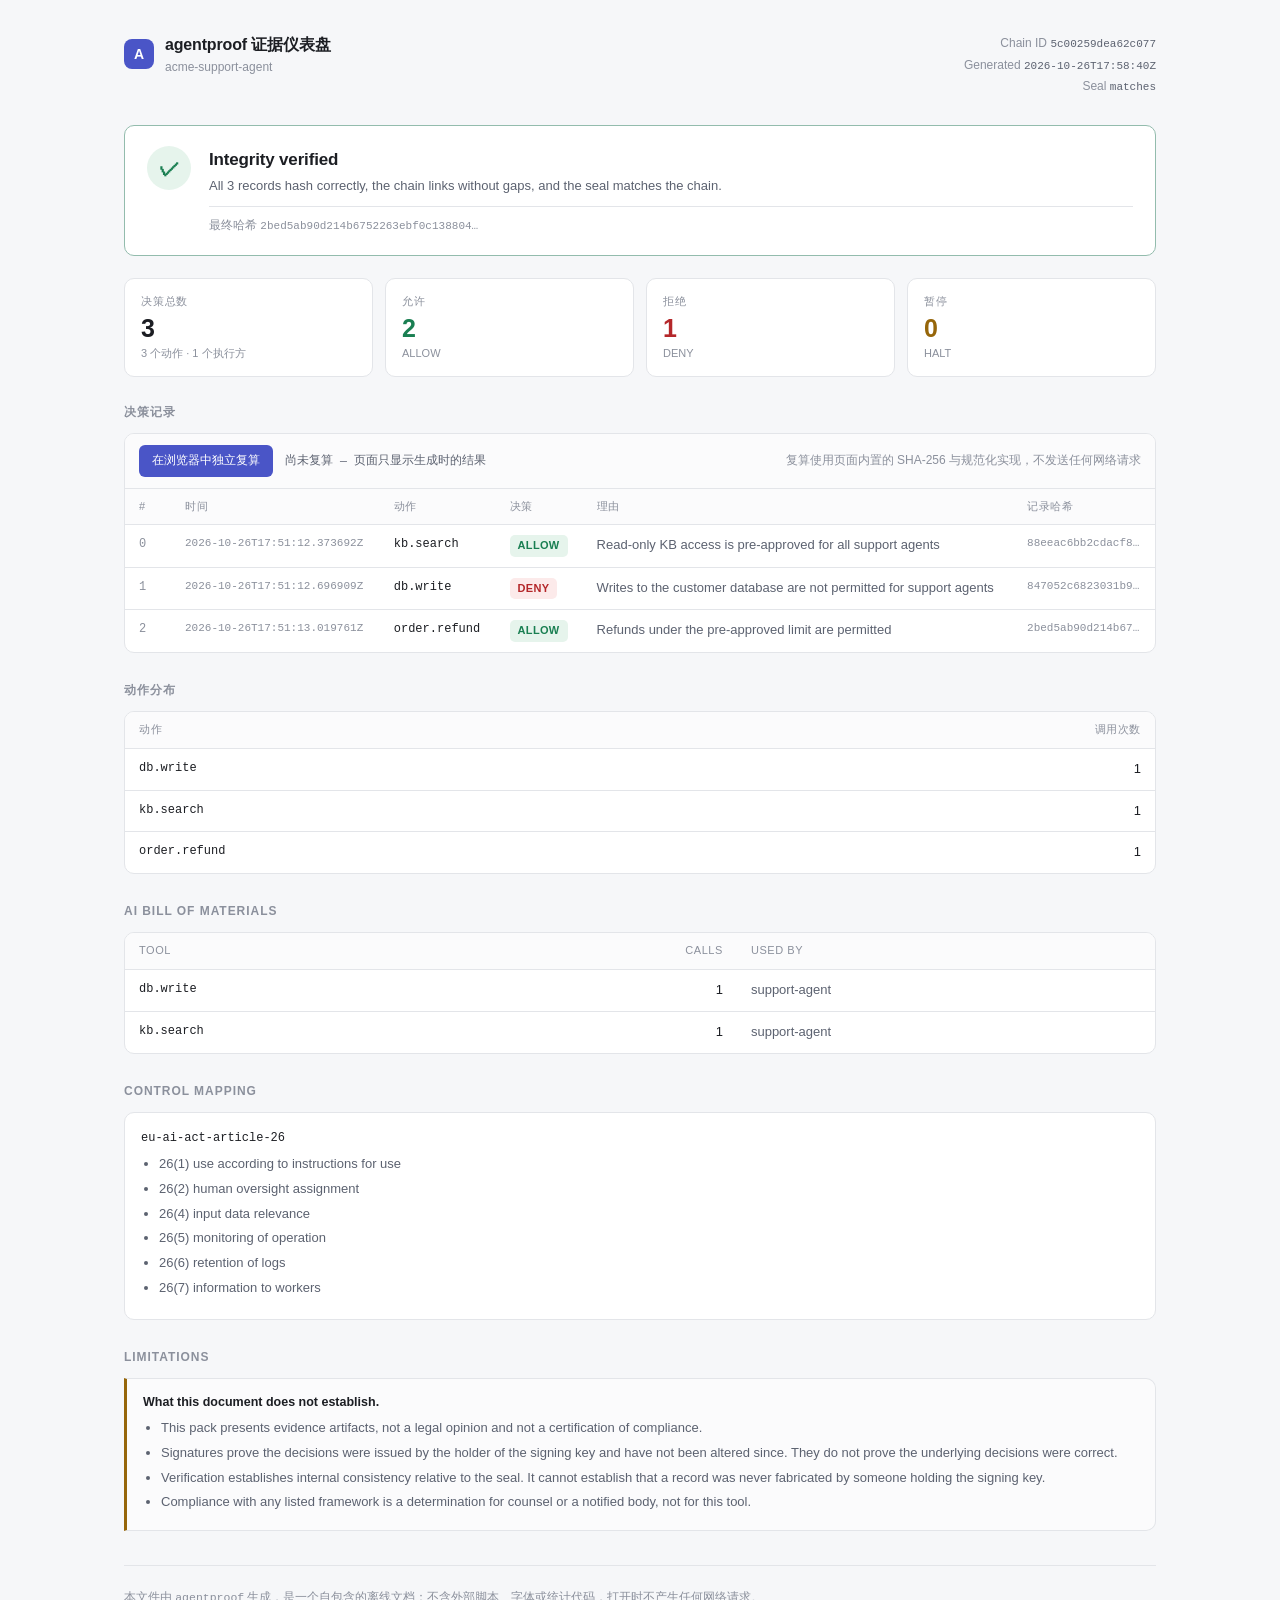
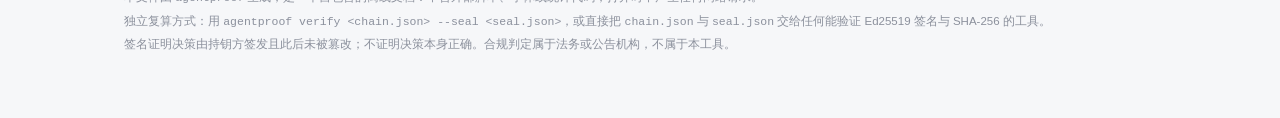
<file: examples/dashboard-demo.html>
<!DOCTYPE html>
<html lang="zh-CN">
<head>
<meta charset="utf-8">
<meta name="viewport" content="width=device-width, initial-scale=1">
<meta name="robots" content="noindex, nofollow">
<title>acme-support-agent 证据仪表盘 — agentproof 证据仪表盘</title>
<style>
:root {
  color-scheme: light dark;
  --bg: #f6f7f9;
  --surface: #ffffff;
  --surface-2: #fbfbfc;
  --border: #e3e5e9;
  --border-strong: #d0d3d9;
  --text: #1c1e23;
  --text-2: #5c6270;
  --text-3: #8b909c;
  --accent: #4a55c7;
  --accent-soft: #eef0fb;
  --allow: #1a7f52;
  --allow-soft: #e6f4ec;
  --deny: #b4272a;
  --deny-soft: #fceaea;
  --halt: #96660a;
  --halt-soft: #fdf3e0;
  --mono: ui-monospace, "SF Mono", "Cascadia Mono", "JetBrains Mono", Menlo, Consolas, monospace;
  --sans: -apple-system, BlinkMacSystemFont, "Segoe UI", "Noto Sans SC", "PingFang SC",
          "Microsoft YaHei", Roboto, Helvetica, Arial, sans-serif;
  --radius: 10px;
}
@media (prefers-color-scheme: dark) {
  :root {
    --bg: #14161a;
    --surface: #1c1f25;
    --surface-2: #21242b;
    --border: #2e323a;
    --border-strong: #3d434e;
    --text: #e8eaed;
    --text-2: #a8aeb9;
    --text-3: #767c88;
    --accent: #8f9bff;
    --accent-soft: #23273a;
    --allow: #52c58c;
    --allow-soft: #16301f;
    --deny: #f28b82;
    --deny-soft: #35191a;
    --halt: #e0b354;
    --halt-soft: #33260f;
  }
}
* { box-sizing: border-box; }
html { -webkit-text-size-adjust: 100%; }
body {
  margin: 0;
  background: var(--bg);
  color: var(--text);
  font-family: var(--sans);
  font-size: 14px;
  line-height: 1.6;
}
.wrap { max-width: 1080px; margin: 0 auto; padding: 32px 24px 64px; }

header.top {
  display: flex; justify-content: space-between; align-items: flex-start;
  gap: 24px; flex-wrap: wrap; margin-bottom: 28px;
}
.brand { display: flex; align-items: center; gap: 11px; }
.mark {
  width: 30px; height: 30px; border-radius: 8px; flex: none;
  background: var(--accent); color: #fff;
  display: grid; place-items: center; font-weight: 700; font-size: 14px;
}
.brand h1 { margin: 0; font-size: 16px; font-weight: 600; letter-spacing: -0.01em; }
.brand p { margin: 0; font-size: 12px; color: var(--text-3); }
.head-meta { text-align: right; font-size: 12px; color: var(--text-3); }
.head-meta div { margin-top: 2px; }
.head-meta code { font-family: var(--mono); font-size: 11px; color: var(--text-2); }

.verdict {
  border: 1px solid var(--border); border-radius: var(--radius);
  background: var(--surface); padding: 20px 22px; margin-bottom: 22px;
  display: flex; gap: 18px; align-items: flex-start;
}
.verdict.pass { border-color: color-mix(in srgb, var(--allow) 40%, var(--border)); }
.verdict.fail { border-color: color-mix(in srgb, var(--deny) 45%, var(--border)); }
.verdict.unknown { border-color: color-mix(in srgb, var(--halt) 40%, var(--border)); }
.seal-dot {
  width: 44px; height: 44px; border-radius: 50%; flex: none;
  display: grid; place-items: center; font-size: 21px; font-weight: 700;
}
.verdict.pass .seal-dot { background: var(--allow-soft); color: var(--allow); }
.verdict.fail .seal-dot { background: var(--deny-soft); color: var(--deny); }
.verdict.unknown .seal-dot { background: var(--halt-soft); color: var(--halt); }
.verdict h2 { margin: 0 0 3px; font-size: 17px; font-weight: 600; letter-spacing: -0.01em; }
.verdict p { margin: 0; font-size: 13px; color: var(--text-2); }
.verdict .detail {
  margin-top: 9px; padding-top: 9px; border-top: 1px solid var(--border);
  font-size: 12px; color: var(--text-3);
}
.verdict .detail code { font-family: var(--mono); font-size: 11px; }

.metrics { display: grid; grid-template-columns: repeat(auto-fit, minmax(132px, 1fr)); gap: 12px; margin-bottom: 26px; }
.metric { background: var(--surface); border: 1px solid var(--border); border-radius: var(--radius); padding: 14px 16px; }
.metric .label { font-size: 11px; text-transform: uppercase; letter-spacing: 0.07em; color: var(--text-3); }
.metric .value { font-size: 25px; font-weight: 600; letter-spacing: -0.02em; margin-top: 3px; line-height: 1.15; }
.metric .value.allow { color: var(--allow); }
.metric .value.deny { color: var(--deny); }
.metric .value.halt { color: var(--halt); }
.metric .sub { font-size: 11px; color: var(--text-3); margin-top: 2px; }

section { margin-bottom: 28px; }
section > h3 {
  margin: 0 0 11px; font-size: 12px; font-weight: 600;
  text-transform: uppercase; letter-spacing: 0.08em; color: var(--text-3);
}
.panel { background: var(--surface); border: 1px solid var(--border); border-radius: var(--radius); overflow: hidden; }

table { width: 100%; border-collapse: collapse; font-size: 13px; }
thead th {
  text-align: left; font-weight: 500; font-size: 11px; letter-spacing: 0.05em;
  text-transform: uppercase; color: var(--text-3);
  padding: 9px 14px; border-bottom: 1px solid var(--border); background: var(--surface-2);
  white-space: nowrap;
}
tbody td { padding: 10px 14px; border-bottom: 1px solid var(--border); vertical-align: top; }
tbody tr:last-child td { border-bottom: none; }
tbody tr:hover { background: var(--surface-2); }
td.seq { font-family: var(--mono); font-size: 12px; color: var(--text-3); width: 46px; }
td.hash { font-family: var(--mono); font-size: 11px; color: var(--text-3); }
td.ts { font-family: var(--mono); font-size: 11px; color: var(--text-3); white-space: nowrap; }
td.reason { color: var(--text-2); }

.badge {
  display: inline-block; padding: 2px 8px; border-radius: 5px;
  font-size: 11px; font-weight: 600; letter-spacing: 0.03em; white-space: nowrap;
}
.badge.allow { background: var(--allow-soft); color: var(--allow); }
.badge.deny { background: var(--deny-soft); color: var(--deny); }
.badge.halt { background: var(--halt-soft); color: var(--halt); }
.badge.plain { background: var(--surface-2); color: var(--text-2); border: 1px solid var(--border); }
.action { font-family: var(--mono); font-size: 12px; }

ul.plain { margin: 0; padding-left: 18px; }
ul.plain li { margin: 4px 0; color: var(--text-2); font-size: 13px; }
ul.plain li code, .mono { font-family: var(--mono); font-size: 11.5px; }

.grid2 { display: grid; grid-template-columns: 1fr 1fr; gap: 14px; }
@media (max-width: 760px) { .grid2 { grid-template-columns: 1fr; } }

.note {
  background: var(--surface-2); border: 1px solid var(--border);
  border-left: 3px solid var(--border-strong);
  border-radius: 0 var(--radius) var(--radius) 0; padding: 13px 16px;
  font-size: 12.5px; color: var(--text-2);
}
.note strong { color: var(--text); font-weight: 600; }
.note.limitation { border-left-color: var(--halt); }

.verifybar {
  display: flex; align-items: center; gap: 12px; flex-wrap: wrap;
  padding: 11px 14px; background: var(--surface-2); border-bottom: 1px solid var(--border);
  font-size: 12px; color: var(--text-2);
}
button.run {
  font: inherit; font-size: 12px; font-weight: 500;
  background: var(--accent); color: #fff; border: none;
  padding: 6px 13px; border-radius: 6px; cursor: pointer;
}
button.run:hover { filter: brightness(1.08); }
button.run:active { transform: translateY(0.5px); }
.verifybar .status { font-family: var(--mono); font-size: 11.5px; }
.verifybar .status.ok { color: var(--allow); }
.verifybar .status.bad { color: var(--deny); }
.spin { display: inline-block; animation: spin 0.9s linear infinite; }
@keyframes spin { to { transform: rotate(360deg); } }
@media (prefers-reduced-motion: reduce) { .spin { animation: none; } }

.problems { padding: 12px 16px; font-size: 12.5px; }
.problems li { color: var(--deny); margin: 3px 0; }

footer {
  margin-top: 34px; padding-top: 18px; border-top: 1px solid var(--border);
  font-size: 11.5px; color: var(--text-3);
}
footer p { margin: 4px 0; }
footer code { font-family: var(--mono); }

@media print {
  :root { --bg: #fff; --surface: #fff; --surface-2: #f7f7f8; --text: #000; --text-2: #333; --text-3: #666; --border: #ccc; }
  body { font-size: 11px; }
  .wrap { max-width: none; padding: 0; }
  button.run, .no-print { display: none !important; }
  section { break-inside: avoid; }
  .panel { border: 1px solid #ccc; }
  .verdict { border-width: 2px; }
  a[href]:after { content: ""; }
}
</style>
</head>
<body>
<div class="wrap">

<header class="top">
  <div class="brand">
    <div class="mark">A</div>
    <div>
      <h1>agentproof 证据仪表盘</h1>
      <p>acme-support-agent</p>
    </div>
  </div>
  <div class="head-meta">
    <div>Chain ID <code>5c00259dea62c077</code></div>
    <div>Generated <code>2026-10-26T17:58:40Z</code></div>
    <div>Seal <code>matches</code></div>
  </div>
</header>

<div class="verdict pass">
  <div class="seal-dot">✓</div>
  <div style="flex:1;min-width:0">
    <h2>Integrity verified</h2>
    <p>All 3 records hash correctly, the chain links without gaps, and the seal matches the chain.</p>
    <div class="detail">
      最终哈希 <code>2bed5ab90d214b6752263ebf0c138804…</code>
    </div>
  </div>
</div>

<div class="metrics">
  <div class="metric">
    <div class="label">决策总数</div>
    <div class="value">3</div>
    <div class="sub">3 个动作 · 1 个执行方</div>
  </div>
  <div class="metric">
    <div class="label">允许</div>
    <div class="value allow">2</div>
    <div class="sub">ALLOW</div>
  </div>
  <div class="metric">
    <div class="label">拒绝</div>
    <div class="value deny">1</div>
    <div class="sub">DENY</div>
  </div>
  <div class="metric">
    <div class="label">暂停</div>
    <div class="value halt">0</div>
    <div class="sub">HALT</div>
  </div>
</div>

<section>
  <h3>决策记录</h3>
  <div class="panel">
    <div class="verifybar">
      <button class="run" id="run-verify">在浏览器中独立复算</button>
      <span class="status" id="verify-status">尚未复算 — 页面只显示生成时的结果</span>
      <span class="no-print" style="margin-left:auto;color:var(--text-3)">
        复算使用页面内置的 SHA-256 与规范化实现，不发送任何网络请求
      </span>
    </div>

    <table>
      <thead>
        <tr>
          <th>#</th><th>时间</th><th>动作</th><th>决策</th><th>理由</th><th>记录哈希</th>
        </tr>
      </thead>
      <tbody>
      <tr>
        <td class="seq">0</td>
        <td class="ts">2026-10-26T17:51:12.373692Z</td>
        <td class="action">kb.search</td>
        <td><span class="badge allow">ALLOW</span></td>
        <td class="reason">Read-only KB access is pre-approved for all support agents</td>
        <td class="hash">88eeac6bb2cdacf8…</td>
      </tr>
      <tr>
        <td class="seq">1</td>
        <td class="ts">2026-10-26T17:51:12.696909Z</td>
        <td class="action">db.write</td>
        <td><span class="badge deny">DENY</span></td>
        <td class="reason">Writes to the customer database are not permitted for support agents</td>
        <td class="hash">847052c6823031b9…</td>
      </tr>
      <tr>
        <td class="seq">2</td>
        <td class="ts">2026-10-26T17:51:13.019761Z</td>
        <td class="action">order.refund</td>
        <td><span class="badge allow">ALLOW</span></td>
        <td class="reason">Refunds under the pre-approved limit are permitted</td>
        <td class="hash">2bed5ab90d214b67…</td>
      </tr>
      </tbody>
    </table>
  </div>
</section>

<section>
  <h3>动作分布</h3>
  <div class="panel">
    <table>
      <thead><tr><th>动作</th><th style="text-align:right">调用次数</th></tr></thead>
      <tbody>
      <tr>
        <td class="action">db.write</td>
        <td style="text-align:right">1</td>
      </tr>
      <tr>
        <td class="action">kb.search</td>
        <td style="text-align:right">1</td>
      </tr>
      <tr>
        <td class="action">order.refund</td>
        <td style="text-align:right">1</td>
      </tr>
      </tbody>
    </table>
  </div>
</section>

  <section>
    <h3>AI Bill of Materials</h3>
    <div class="panel">
      <table>
        <thead><tr><th>Tool</th><th style="text-align:right">Calls</th><th>Used by</th></tr></thead>
        <tbody>
        <tr>
          <td class="action">db.write</td>
          <td style="text-align:right">1</td>
          <td class="reason">support-agent</td>
        </tr>
        <tr>
          <td class="action">kb.search</td>
          <td style="text-align:right">1</td>
          <td class="reason">support-agent</td>
        </tr>
        </tbody>
      </table>
    </div>
  </section>
  <section>
    <h3>Control mapping</h3>
    <div class="panel grid2" style="padding:16px">
      <div>
        <p style="margin:0 0 6px;font-family:var(--mono);font-size:12px">eu-ai-act-article-26</p>
        <ul class="plain">
        <li>26(1) use according to instructions for use</li>
        <li>26(2) human oversight assignment</li>
        <li>26(4) input data relevance</li>
        <li>26(5) monitoring of operation</li>
        <li>26(6) retention of logs</li>
        <li>26(7) information to workers</li>
        </ul>
      </div>
    </div>
  </section>
  <section>
    <h3>Limitations</h3>
    <div class="note limitation">
      <p style="margin:0 0 6px"><strong>What this document does not establish.</strong></p>
      <ul class="plain" style="margin:0">
      <li>This pack presents evidence artifacts, not a legal opinion and not a certification of compliance.</li>
      <li>Signatures prove the decisions were issued by the holder of the signing key and have not been altered since. They do not prove the underlying decisions were correct.</li>
      <li>Verification establishes internal consistency relative to the seal. It cannot establish that a record was never fabricated by someone holding the signing key.</li>
      <li>Compliance with any listed framework is a determination for counsel or a notified body, not for this tool.</li>
      </ul>
    </div>
  </section>

<footer>
  <p>本文件由 <code>agentproof</code> 生成，是一个自包含的离线文档：不含外部脚本、字体或统计代码，打开时不产生任何网络请求。</p>
  <p>独立复算方式：用 <code>agentproof verify &lt;chain.json&gt; --seal &lt;seal.json&gt;</code>，或直接把 <code>chain.json</code> 与 <code>seal.json</code> 交给任何能验证 Ed25519 签名与 SHA-256 的工具。</p>
  <p>签名证明决策由持钥方签发且此后未被篡改；不证明决策本身正确。合规判定属于法务或公告机构，不属于本工具。</p>
</footer>

</div>

<script id="payload" type="application/json">{"_meta": {"generated_at": "2026-10-26T17:58:40Z", "tool": "agentproof"}, "chain_id": "5c00259dea62c077", "format": "agentproof-chain-v1", "public_key": "8b9746da03b8079b23f14abb35bbf85fe45e17d7372d718c1f9fed85d2c4390b", "records": [{"action": "kb.search", "actor": "support-agent", "canonical_b64": "[base64]", "context": {"scopes": ["kb:read"], "session": "s-42"}, "decision": "ALLOW", "format": "canon-v1", "inputs_digest": "id-001", "issued_at": "2026-10-26T17:51:12.373692Z", "nonce": "ae74c6f590f647fab033ab0eded63b56", "policy_digest": "pd-v3", "policy_id": "acme-support-v3", "prev_hash": "", "reason": "Read-only KB access is pre-approved for all support agents", "record_hash": "88eeac6bb2cdacf8b1455701da3f42454789423ab119c82bdf2c7a3e428b0576", "seq": 0, "signature": "edd2ec3cda0a8e76896eac7633d098ce351c53bd78c154b022444ed42fa61427885b554240fe1a94083104cc44df49815bb1b1873cf14954bc81d6b40ad68908"}, {"action": "db.write", "actor": "support-agent", "canonical_b64": "[base64]", "context": {"scopes": ["db:read"], "session": "s-42"}, "decision": "DENY", "format": "canon-v1", "inputs_digest": "id-002", "issued_at": "2026-10-26T17:51:12.696909Z", "nonce": "2737164cda264e51922b957dddd6bec2", "policy_digest": "pd-v3", "policy_id": "acme-support-v3", "prev_hash": "88eeac6bb2cdacf8b1455701da3f42454789423ab119c82bdf2c7a3e428b0576", "reason": "Writes to the customer database are not permitted for support agents", "record_hash": "847052c6823031b99cad29cb93c3ba07090a699f33894fedeae1a280056e58f0", "seq": 1, "signature": "545b565e42aec74445a164f5d9d5707b69fe29a133c79e4f6ded9a747e7247015e25ad9ee3dffb1d58fe0f3b960caf6051072488b9d1670cab0a868fcdfed906"}, {"action": "order.refund", "actor": "support-agent", "canonical_b64": "[base64]", "context": {"scopes": ["orders:write"], "session": "s-42"}, "decision": "ALLOW", "format": "canon-v1", "inputs_digest": "id-003", "issued_at": "2026-10-26T17:51:13.019761Z", "nonce": "b1ce779d64ce4d36af4f962fa81f4736", "policy_digest": "pd-v3", "policy_id": "acme-support-v3", "prev_hash": "847052c6823031b99cad29cb93c3ba07090a699f33894fedeae1a280056e58f0", "reason": "Refunds under the pre-approved limit are permitted", "record_hash": "2bed5ab90d214b6752263ebf0c138804f4270d779fd50bd61500a6a63331816d", "seq": 2, "signature": "a8658783e12a4ba862b4532773c26bbe9528cdb2255a865cb626084d0a3cae4e0e542c47b60827de93bdf16aa87f1b7a214f6615480c9ba4a56d112664047b02"}], "seal": {"chain_id": "5c00259dea62c077", "final_hash": "2bed5ab90d214b6752263ebf0c138804f4270d779fd50bd61500a6a63331816d", "record_count": 3, "seal_hash": "813cc00ff2f131399c63b402db0733b0f5f0454967ed63c1b877566834215efe", "sealed_at": "2026-10-26T17:51:13.344026Z", "signature": "edc4987be690cf6c17f7677f00703d4ad71c339692cd363f68d42c779f466e208df627d172df249735234faab9a42edcd23cd4ba7222d068956fed8a7ccf0507"}, "subject": "acme-support-agent"}</script>
<script>

// ---------------------------------------------------------------------------
// Canonical JSON — must match agentproof.core.canonical exactly.
// ---------------------------------------------------------------------------
function canonSort(a, b) {
  // Python sorts str by Unicode code point; JS default sort uses UTF-16 code
  // units. These agree for everything in the BMP and differ only for
  // astral-plane characters, which cannot appear in a receipt body.
  if (a === b) return 0;
  return a < b ? -1 : 1;
}

function canonicalize(value) {
  if (value === null) return null;
  if (typeof value === 'boolean') return value;
  if (typeof value === 'number') {
    if (!Number.isFinite(value)) throw new Error('non-finite number');
    return value;
  }
  if (typeof value === 'string') return value;
  if (Array.isArray(value)) return value.map(canonicalize);
  if (typeof value === 'object') {
    var out = {};
    var keys = Object.keys(value).sort(canonSort);
    for (var i = 0; i < keys.length; i++) {
      out[keys[i]] = canonicalize(value[keys[i]]);
    }
    return out;
  }
  throw new Error('unsupported type: ' + typeof value);
}

function canonicalJson(value) {
  return JSON.stringify(canonicalize(value));
}

// ---------------------------------------------------------------------------
// SHA-256 (FIPS 180-4), UTF-8 input, lowercase hex output.
// ---------------------------------------------------------------------------
var SHA_K = [
  0x428a2f98,0x71374491,0xb5c0fbcf,0xe9b5dba5,0x3956c25b,0x59f111f1,0x923f82a4,0xab1c5ed5,
  0xd807aa98,0x12835b01,0x243185be,0x550c7dc3,0x72be5d74,0x80deb1fe,0x9bdc06a7,0xc19bf174,
  0xe49b69c1,0xefbe4786,0x0fc19dc6,0x240ca1cc,0x2de92c6f,0x4a7484aa,0x5cb0a9dc,0x76f988da,
  0x983e5152,0xa831c66d,0xb00327c8,0xbf597fc7,0xc6e00bf3,0xd5a79147,0x06ca6351,0x14292967,
  0x27b70a85,0x2e1b2138,0x4d2c6dfc,0x53380d13,0x650a7354,0x766a0abb,0x81c2c92e,0x92722c85,
  0xa2bfe8a1,0xa81a664b,0xc24b8b70,0xc76c51a3,0xd192e819,0xd6990624,0xf40e3585,0x106aa070,
  0x19a4c116,0x1e376c08,0x2748774c,0x34b0bcb5,0x391c0cb3,0x4ed8aa4a,0x5b9cca4f,0x682e6ff3,
  0x748f82ee,0x78a5636f,0x84c87814,0x8cc70208,0x90befffa,0xa4506ceb,0xbef9a3f7,0xc67178f2
];

function utf8Bytes(str) {
  var out = [];
  for (var i = 0; i < str.length; i++) {
    var c = str.charCodeAt(i);
    if (c < 0x80) {
      out.push(c);
    } else if (c < 0x800) {
      out.push(0xc0 | (c >> 6), 0x80 | (c & 0x3f));
    } else if (c >= 0xd800 && c <= 0xdbff && i + 1 < str.length) {
      var c2 = str.charCodeAt(i + 1);
      var cp = 0x10000 + ((c - 0xd800) << 10) + (c2 - 0xdc00);
      out.push(0xf0 | (cp >> 18), 0x80 | ((cp >> 12) & 0x3f), 0x80 | ((cp >> 6) & 0x3f), 0x80 | (cp & 0x3f));
      i++;
    } else {
      out.push(0xe0 | (c >> 12), 0x80 | ((c >> 6) & 0x3f), 0x80 | (c & 0x3f));
    }
  }
  return out;
}

function sha256Hex(text) {
  var bytes = utf8Bytes(text);
  var bitLen = bytes.length * 8;
  bytes.push(0x80);
  while (bytes.length % 64 !== 56) bytes.push(0);
  // 64-bit big-endian length; JS numbers are safe to 2^53 so we split it.
  var hi = Math.floor(bitLen / 0x100000000);
  var lo = bitLen >>> 0;
  bytes.push((hi >>> 24) & 0xff, (hi >>> 16) & 0xff, (hi >>> 8) & 0xff, hi & 0xff);
  bytes.push((lo >>> 24) & 0xff, (lo >>> 16) & 0xff, (lo >>> 8) & 0xff, lo & 0xff);

  var h = [0x6a09e667, 0xbb67ae85, 0x3c6ef372, 0xa54ff53a,
           0x510e527f, 0x9b05688c, 0x1f83d9ab, 0x5be0cd19];
  var w = new Array(64);

  for (var off = 0; off < bytes.length; off += 64) {
    for (var t = 0; t < 16; t++) {
      w[t] = (bytes[off + t * 4] << 24) | (bytes[off + t * 4 + 1] << 16) |
             (bytes[off + t * 4 + 2] << 8) | bytes[off + t * 4 + 3];
    }
    for (var t2 = 16; t2 < 64; t2++) {
      var s0 = (rotr(w[t2 - 15], 7) ^ rotr(w[t2 - 15], 18) ^ (w[t2 - 15] >>> 3)) >>> 0;
      var s1 = (rotr(w[t2 - 2], 17) ^ rotr(w[t2 - 2], 19) ^ (w[t2 - 2] >>> 10)) >>> 0;
      w[t2] = (w[t2 - 16] + s0 + w[t2 - 7] + s1) >>> 0;
    }

    var a = h[0], b = h[1], c = h[2], d = h[3], e = h[4], f = h[5], g = h[6], hh = h[7];

    for (var i = 0; i < 64; i++) {
      var S1 = (rotr(e, 6) ^ rotr(e, 11) ^ rotr(e, 25)) >>> 0;
      var ch = ((e & f) ^ (~e & g)) >>> 0;
      var temp1 = (hh + S1 + ch + SHA_K[i] + w[i]) >>> 0;
      var S0 = (rotr(a, 2) ^ rotr(a, 13) ^ rotr(a, 22)) >>> 0;
      var maj = ((a & b) ^ (a & c) ^ (b & c)) >>> 0;
      var temp2 = (S0 + maj) >>> 0;

      hh = g; g = f; f = e;
      e = (d + temp1) >>> 0;
      d = c; c = b; b = a;
      a = (temp1 + temp2) >>> 0;
    }

    h[0] = (h[0] + a) >>> 0; h[1] = (h[1] + b) >>> 0;
    h[2] = (h[2] + c) >>> 0; h[3] = (h[3] + d) >>> 0;
    h[4] = (h[4] + e) >>> 0; h[5] = (h[5] + f) >>> 0;
    h[6] = (h[6] + g) >>> 0; h[7] = (h[7] + hh) >>> 0;
  }

  var hex = '';
  for (var k = 0; k < 8; k++) {
    hex += ('00000000' + h[k].toString(16)).slice(-8);
  }
  return hex;
}

function rotr(x, n) {
  return ((x >>> n) | (x << (32 - n))) >>> 0;
}

// ---------------------------------------------------------------------------
// Verification
// ---------------------------------------------------------------------------
function verifyChain(data) {
  var results = [];
  var problems = [];
  var prev = '';
  var records = data.records || [];

  for (var i = 0; i < records.length; i++) {
    var r = records[i];
    var row = { seq: r.seq, ok: true, issues: [] };

    // 1. The body is exactly what the Python side hashed. Rebuild it from
    //    the record's own fields, minus the derived hash and signature.
    var body = {
      format: r.format,
      seq: r.seq,
      nonce: r.nonce,
      issued_at: r.issued_at,
      actor: r.actor,
      action: r.action,
      decision: r.decision,
      reason: r.reason,
      policy_id: r.policy_id,
      policy_digest: r.policy_digest,
      inputs_digest: r.inputs_digest,
      context: r.context || {},
      prev_hash: r.prev_hash
    };

    // 2. Cross-implementation check: does our canonical form match the
    //    bytes the Python side actually hashed?
    var myCanonical = canonicalJson(body);
    if (r.canonical_b64 && r.canonical_b64 !== b64Encode(myCanonical)) {
      row.ok = false;
      row.issues.push('canonical form differs from the Python implementation');
      problems.push('seq ' + r.seq + ': canonicalization differs between implementations');
    }

    // 3. Recompute the record hash.
    var myHash = sha256Hex(myCanonical);
    if (myHash !== r.record_hash) {
      row.ok = false;
      row.issues.push('recomputed hash does not match');
      problems.push('seq ' + r.seq + ': recomputed hash does not match the stored hash');
    }
    row.recomputed_hash = myHash;

    // 4. Chain linkage.
    if (r.prev_hash !== prev) {
      row.ok = false;
      row.issues.push('chain link broken');
      problems.push('seq ' + r.seq + ': prev_hash does not match the previous record');
    }
    prev = r.record_hash;

    // 5. Sequence continuity.
    if (r.seq !== i) {
      row.ok = false;
      row.issues.push('sequence number is out of order');
      problems.push('record #' + i + ' has seq ' + r.seq + '; a record was inserted or removed');
    }

    results.push(row);
  }

  // 6. Seal check.
  var sealState = 'absent';
  if (data.seal) {
    var sealBody = {
      chain_id: data.seal.chain_id,
      sealed_at: data.seal.sealed_at,
      record_count: data.seal.record_count,
      final_hash: data.seal.final_hash
    };
    var mySealHash = sha256Hex(canonicalJson(sealBody));
    var sealOk = mySealHash === data.seal.seal_hash;
    if (!sealOk) {
      problems.push('the seal does not match its own contents');
    }
    if (data.seal.record_count !== records.length) {
      sealOk = false;
      problems.push('the seal covers ' + data.seal.record_count + ' records but the file contains ' + records.length);
    }
    var finalHash = records.length ? records[records.length - 1].record_hash : '';
    if (data.seal.final_hash !== finalHash) {
      sealOk = false;
      problems.push('the seal final hash does not match the last record; the chain was rewritten after sealing');
    }
    sealState = sealOk ? 'matches' : 'does not match';
    if (!sealOk) sealState = 'does not match';
  }

  return {
    ok: problems.length === 0,
    rows: results,
    problems: problems,
    seal: sealState,
    records: records.length
  };
}

// ---------------------------------------------------------------------------
// Base64 (UTF-8 safe)
// ---------------------------------------------------------------------------
function b64Encode(str) {
  var bytes = utf8Bytes(str);
  var chars = 'ABCDEFGHIJKLMNOPQRSTUVWXYZabcdefghijklmnopqrstuvwxyz0123456789+/';
  var out = '';
  for (var i = 0; i < bytes.length; i += 3) {
    var b0 = bytes[i], b1 = bytes[i + 1], b2 = bytes[i + 2];
    out += chars[b0 >> 2];
    out += chars[((b0 & 3) << 4) | ((b1 === undefined ? 0 : b1) >> 4)];
    out += (b1 === undefined) ? '=' : chars[((b1 & 15) << 2) | ((b2 === undefined ? 0 : b2) >> 6)];
    out += (b2 === undefined) ? '=' : chars[b2 & 63];
  }
  return out;
}

(function () {
  var data = JSON.parse(document.getElementById('payload').textContent);
  var statusEl = document.getElementById('verify-status');
  var btn = document.getElementById('run-verify');

  btn.addEventListener('click', function () {
    btn.disabled = true;
    statusEl.className = 'status';
    statusEl.innerHTML = '<span class="spin">◌</span> 复算中…';
    setTimeout(function () {
      var result;
      try {
        result = verifyChain(data);
      } catch (err) {
        statusEl.className = 'status bad';
        statusEl.textContent = '复算出错: ' + err.message;
        btn.disabled = false;
        return;
      }
      if (result.ok) {
        statusEl.className = 'status ok';
        statusEl.textContent = '✓ 复算通过 — ' + result.records + ' 条记录哈希正确、链无断裂、封存一致';
      } else {
        statusEl.className = 'status bad';
        statusEl.textContent = '✕ 复算失败 — ' + result.problems.length + ' 项问题';
      }
      btn.disabled = false;
    }, 30);
  });
})();
</script>
</body>
</html>
</file>
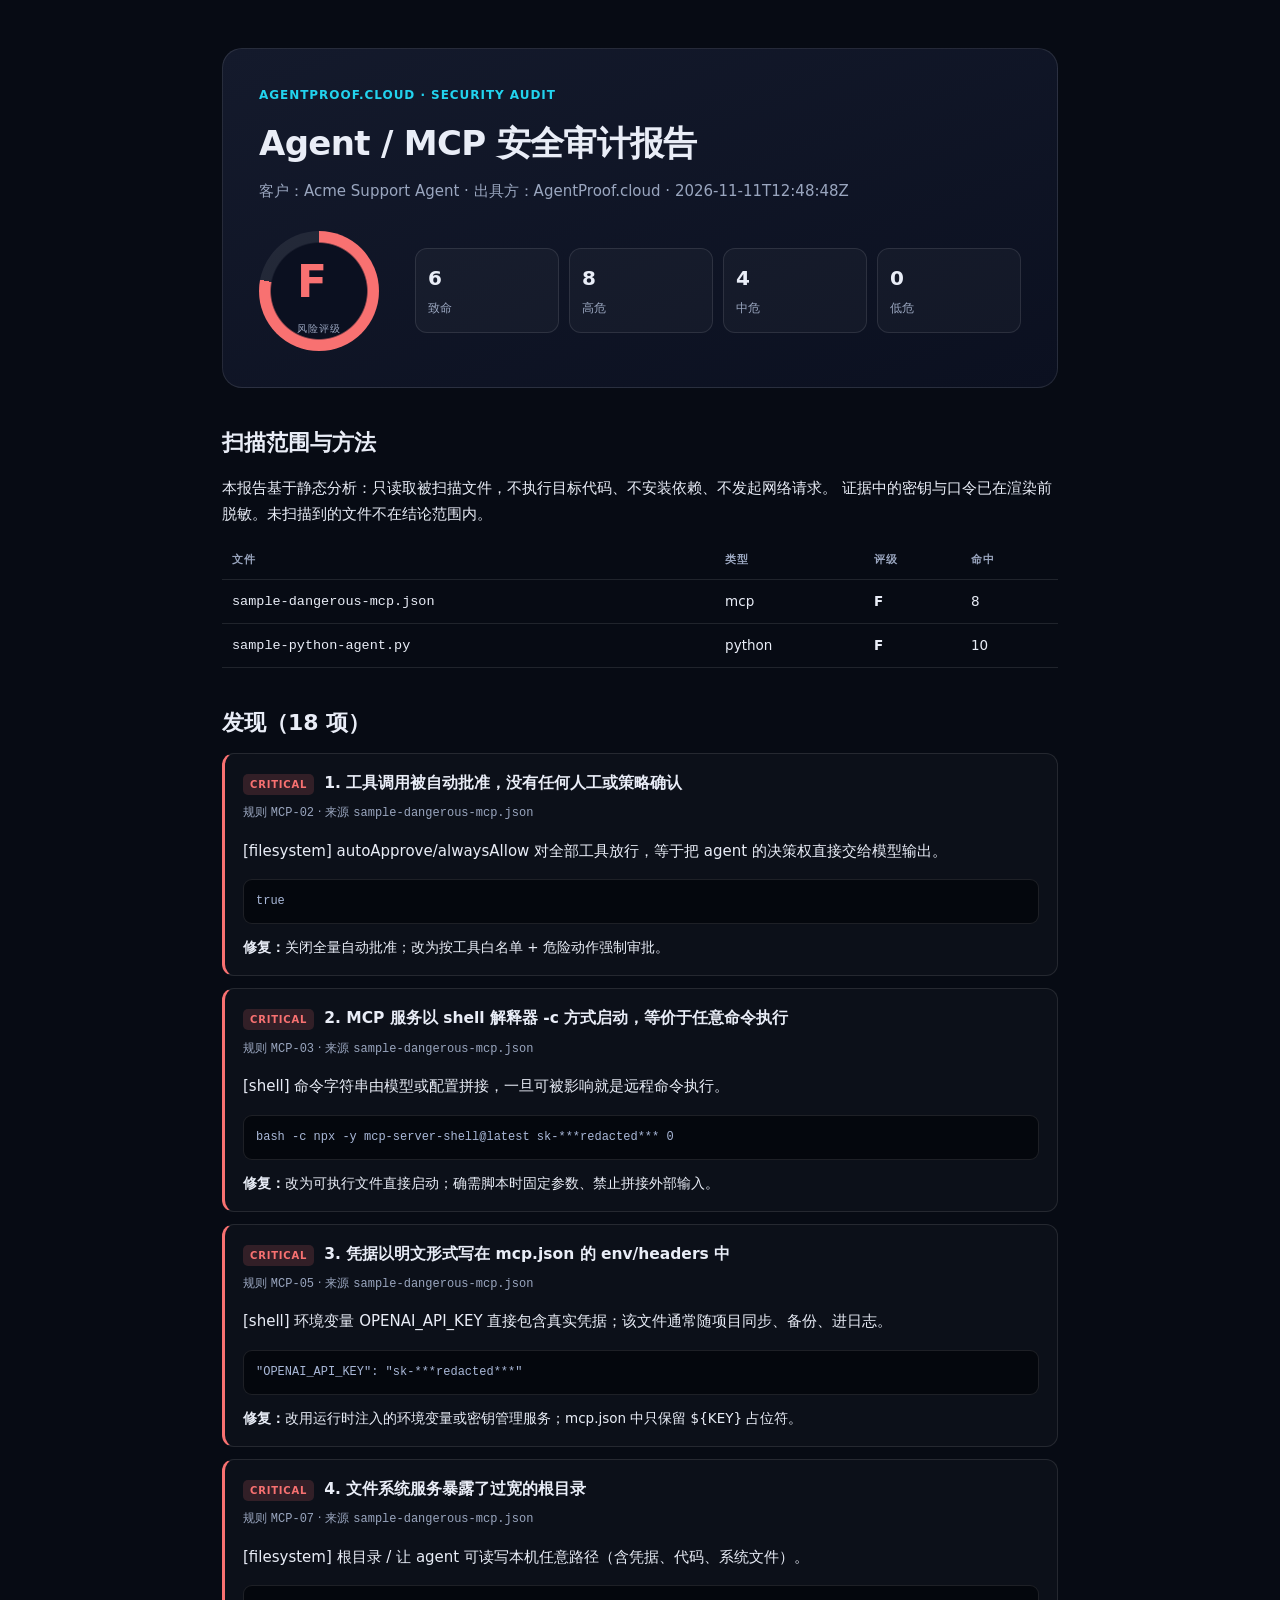
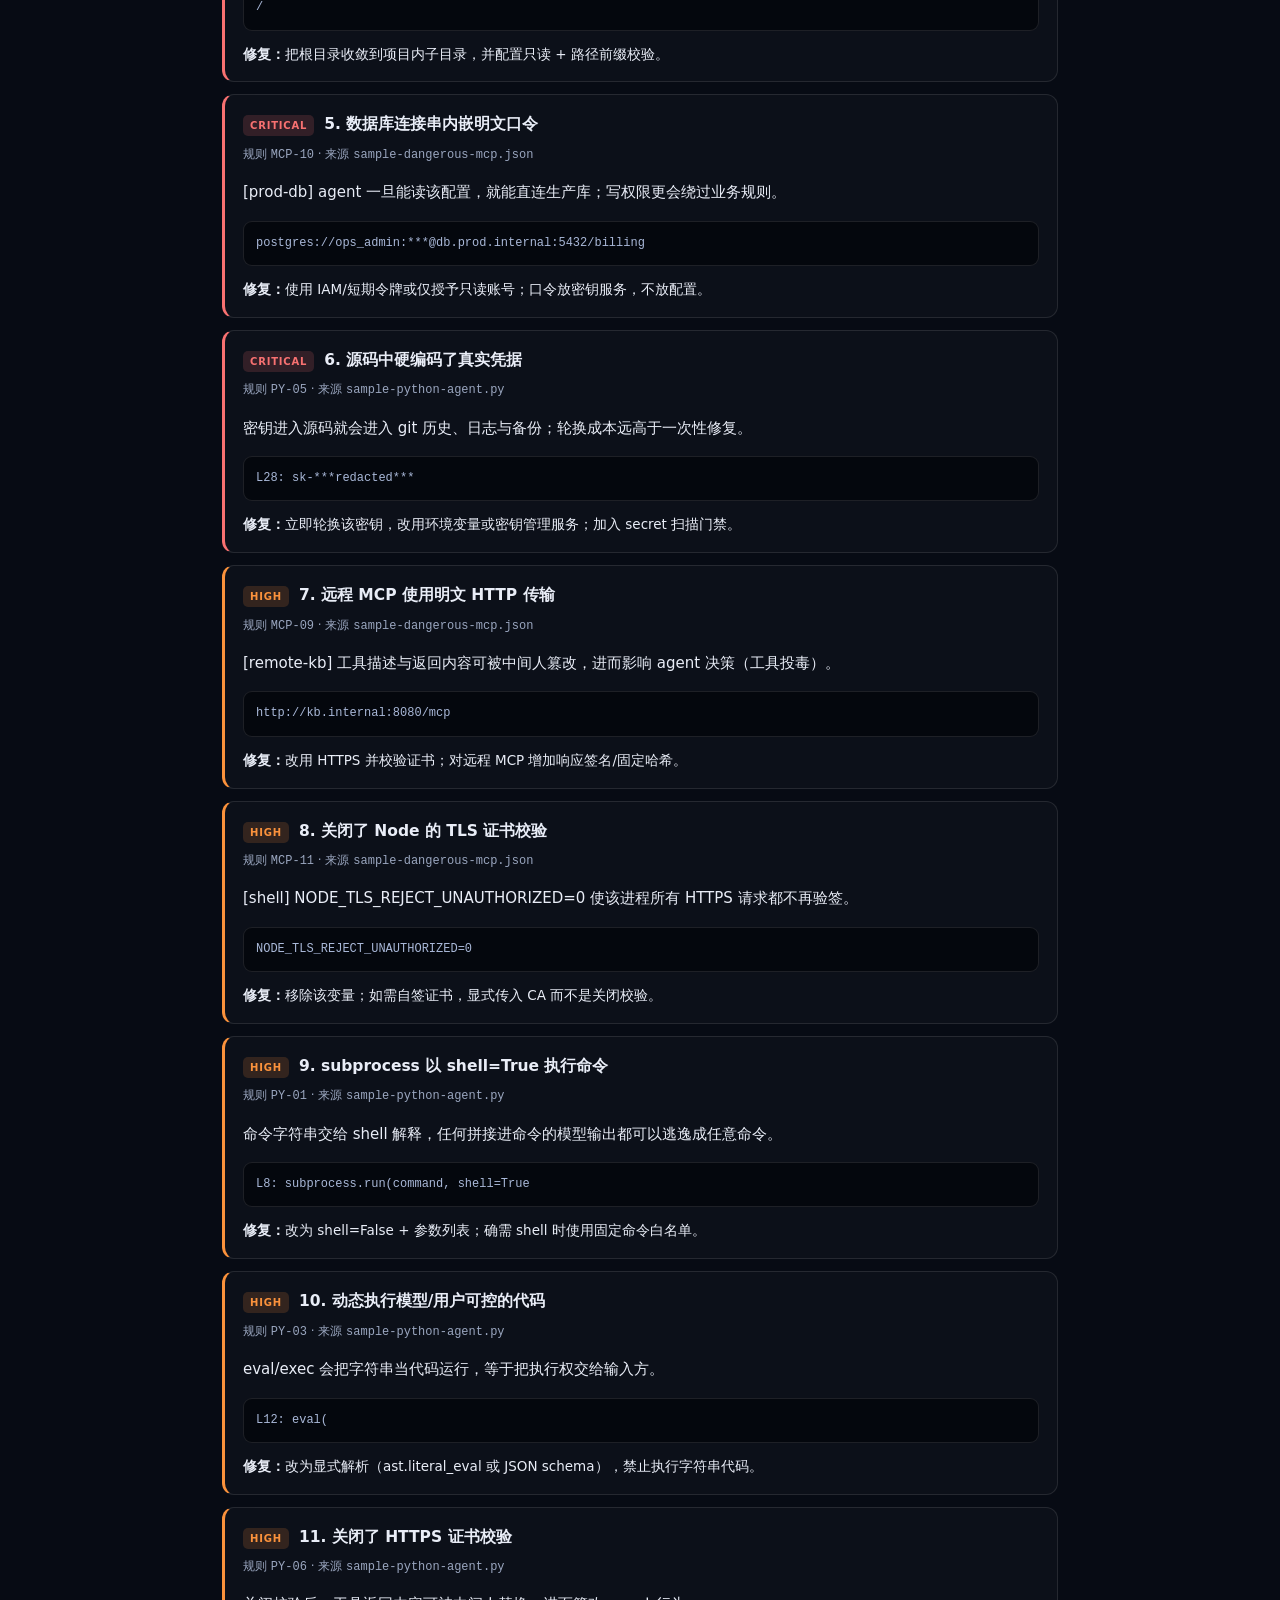
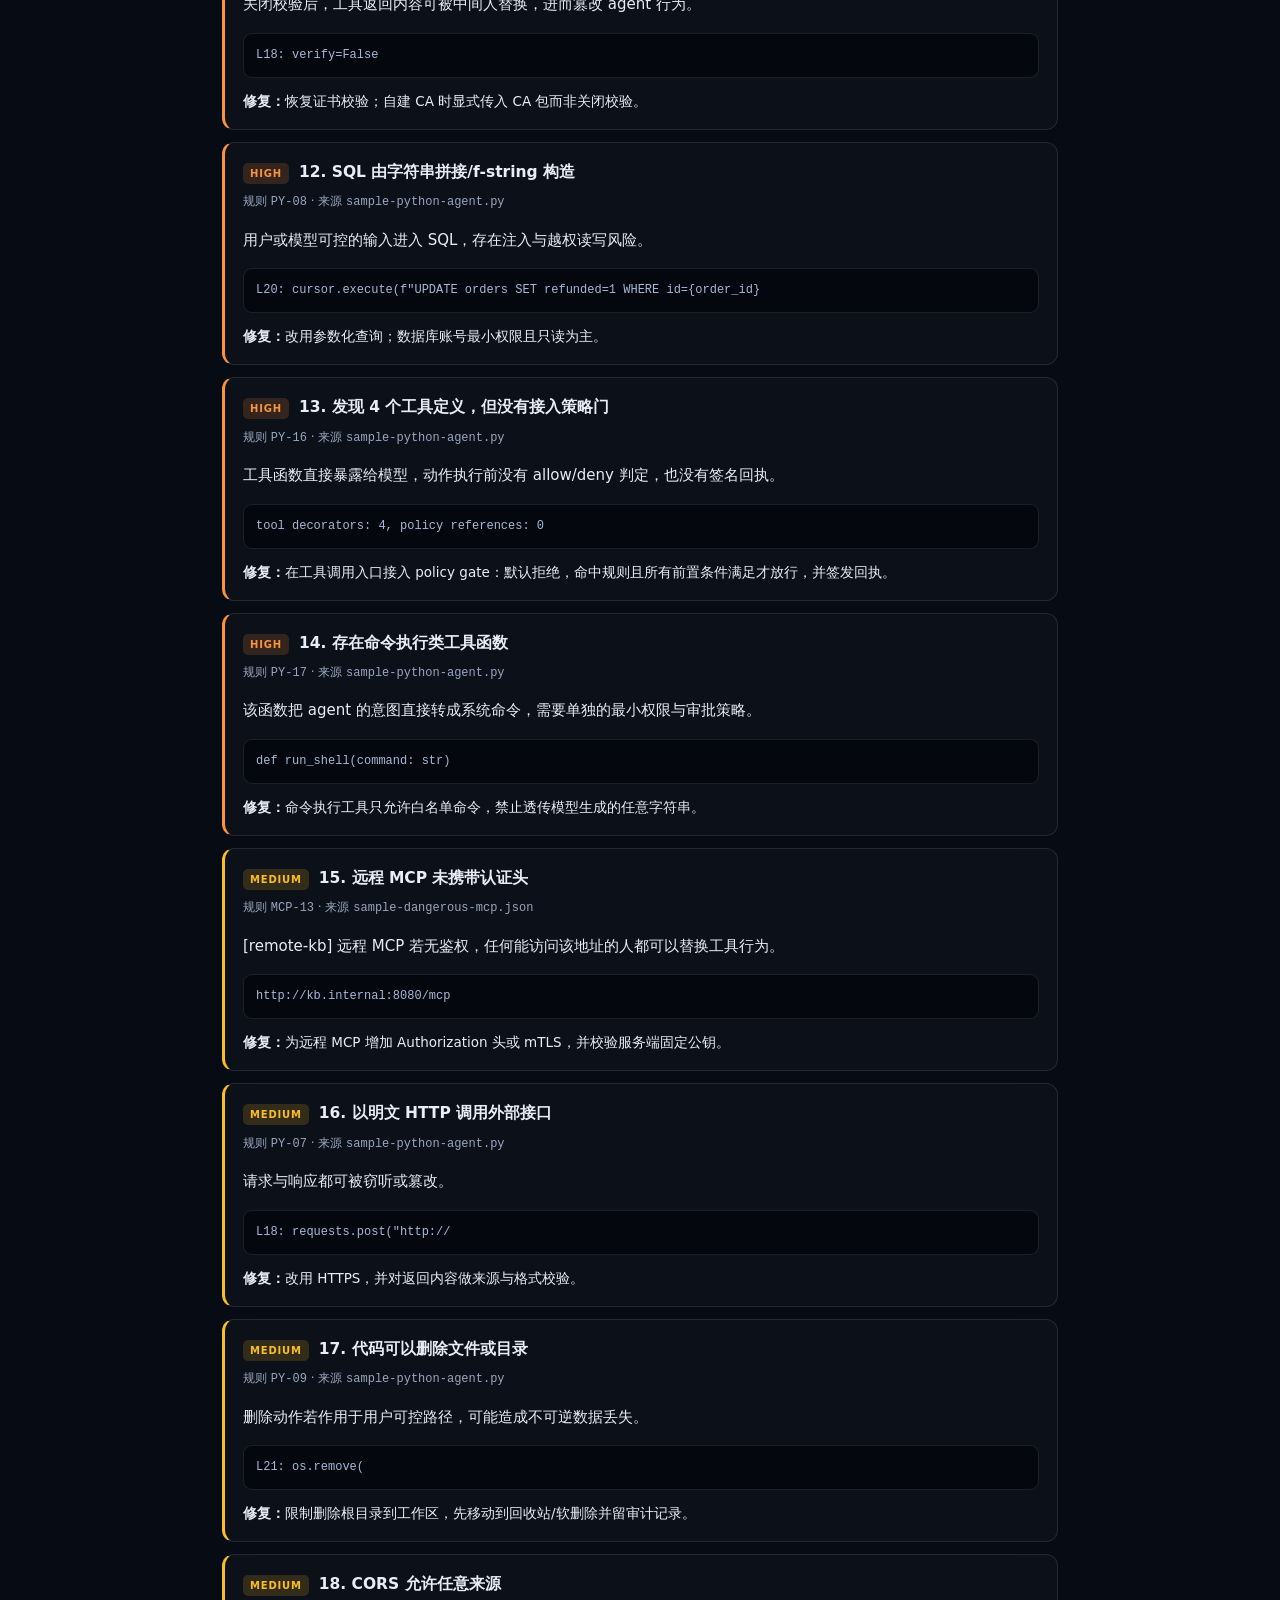
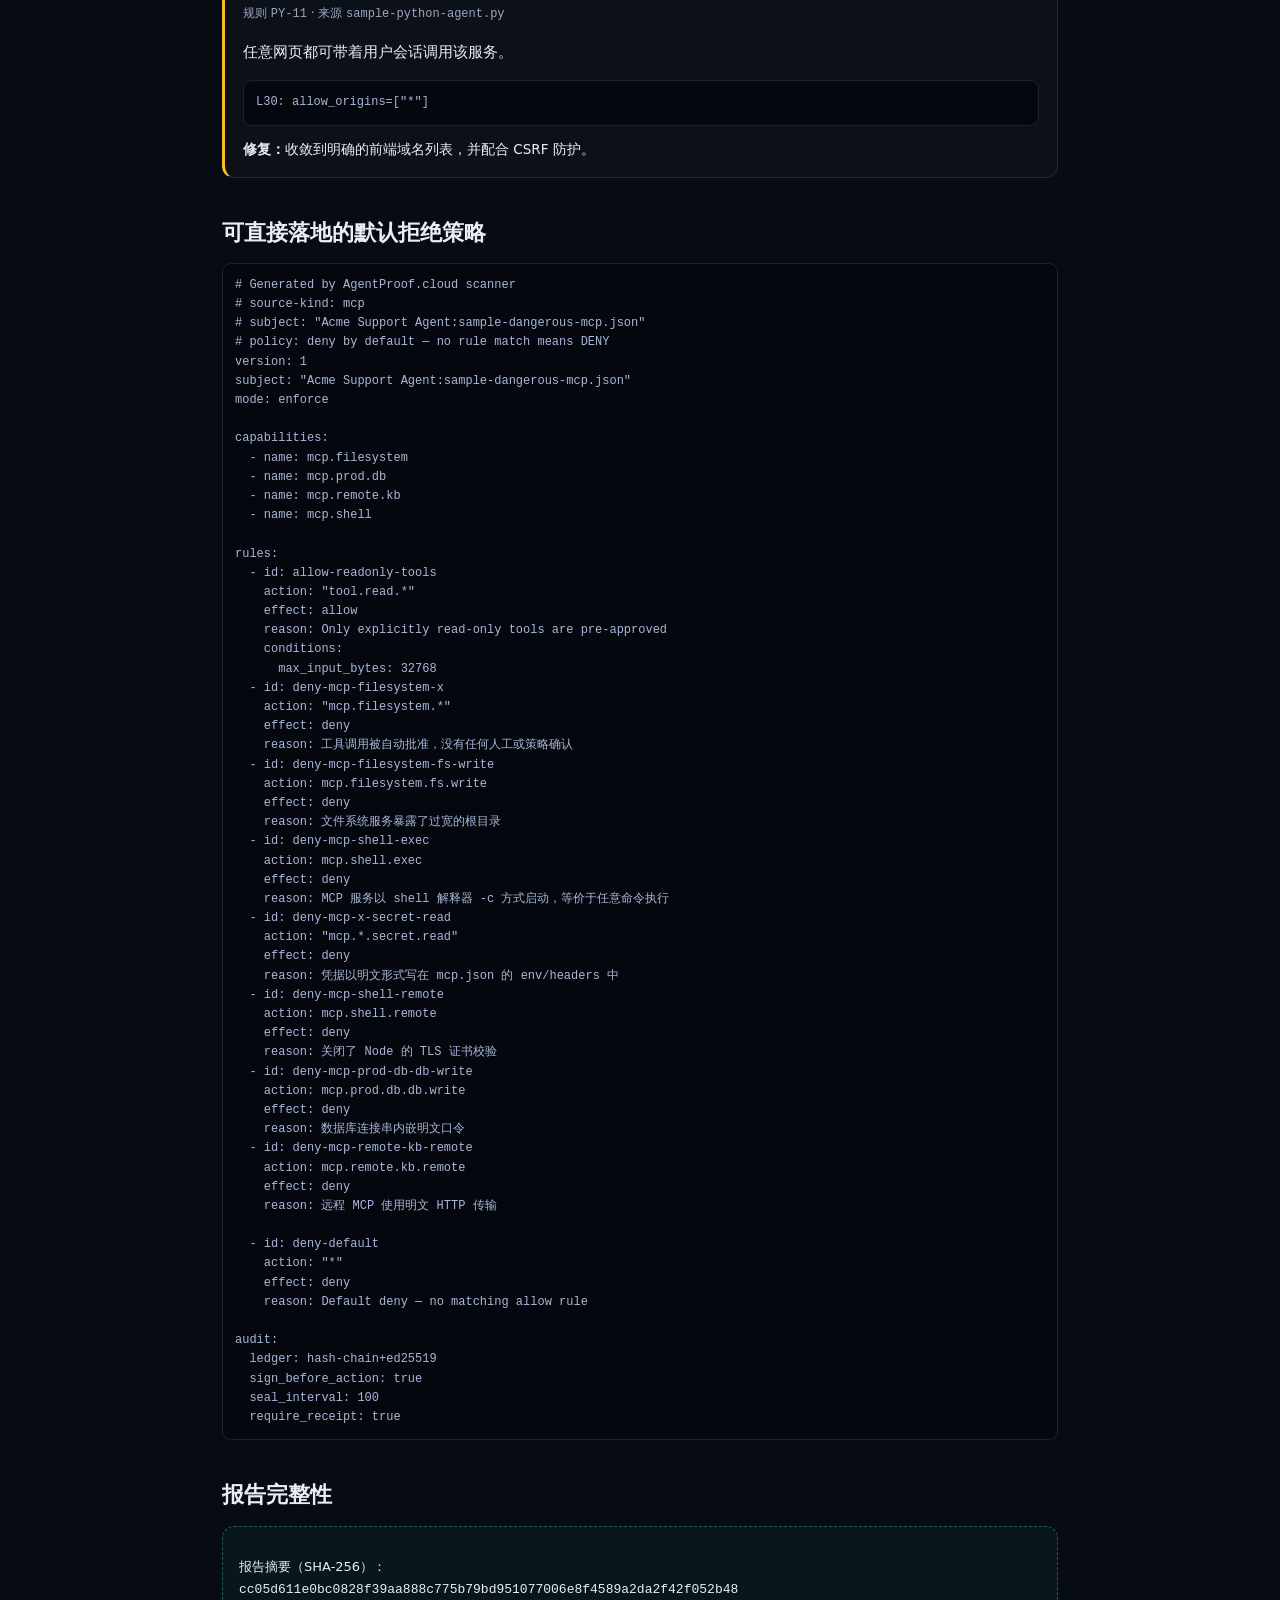
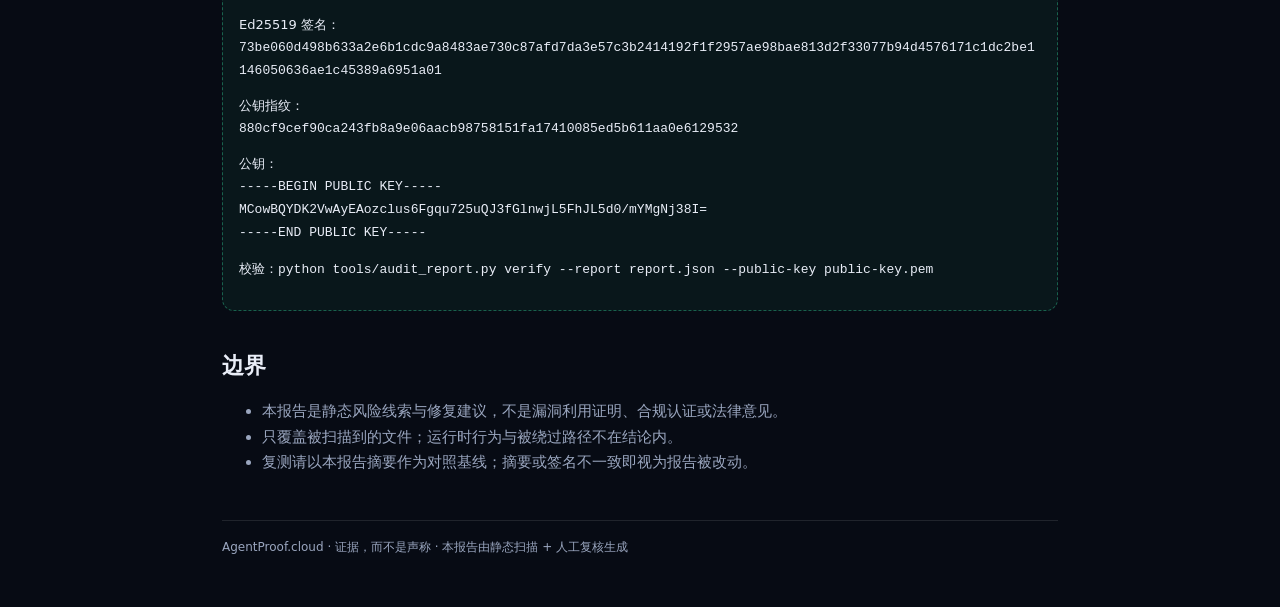
<file: docs/sample-audit/report.html>
<!doctype html>
<html lang="zh-CN">
<head>
<meta charset="utf-8">
<meta name="viewport" content="width=device-width, initial-scale=1">
<title>AgentProof 安全审计报告 — Acme Support Agent</title>
<style>
  :root { --bg:#070b14; --panel:#101828; --line:rgba(255,255,255,.1); --text:#e9edf7; --muted:#9aa6bf; --accent:#7c5cff; --accent2:#22d3ee; }
  * { box-sizing:border-box; }
  body { margin:0; background:var(--bg); color:var(--text); font:15px/1.7 "Segoe UI", "Noto Sans SC", system-ui, sans-serif; }
  .page { max-width:900px; margin:0 auto; padding:48px 32px 80px; }
  header.cover { border:1px solid var(--line); border-radius:20px; padding:36px; background:linear-gradient(160deg,#141a2c,#0b1020); margin-bottom:28px; }
  .brand { color:var(--accent2); font-weight:700; letter-spacing:.08em; text-transform:uppercase; font-size:12px; }
  h1 { font-size:34px; letter-spacing:-.02em; margin:10px 0 6px; }
  .sub { color:var(--muted); margin:0 0 26px; }
  .cover-grid { display:flex; gap:36px; flex-wrap:wrap; align-items:center; }
  .grade { width:120px; height:120px; border-radius:50%; display:grid; place-items:center;
            background:radial-gradient(circle at 50% 50%, #0b1020 56%, transparent 58%), conic-gradient(#f87171 0 .78turn, rgba(255,255,255,.08) .78turn 1turn); }
  .grade b { font-size:44px; color:#f87171; }
  .grade small { display:block; font-size:10px; color:var(--muted); text-align:center; letter-spacing:.1em; }
  .stats { display:grid; grid-template-columns:repeat(4,1fr); gap:10px; flex:1; min-width:280px; }
  .stat { border:1px solid var(--line); border-radius:12px; padding:12px; background:rgba(255,255,255,.03); }
  .stat b { display:block; font-size:20px; }
  .stat span { color:var(--muted); font-size:12px; }
  h2 { font-size:22px; margin:36px 0 12px; }
  table { width:100%; border-collapse:collapse; font-size:13.5px; }
  th, td { text-align:left; padding:9px 10px; border-bottom:1px solid var(--line); }
  th { color:var(--muted); font-size:11px; text-transform:uppercase; letter-spacing:.08em; }
  .finding { border:1px solid var(--line); border-left:3px solid var(--sev); border-radius:12px; padding:16px 18px; margin:12px 0; background:rgba(255,255,255,.025); }
  .finding header { display:flex; align-items:baseline; gap:10px; }
  .finding h3 { font-size:15.5px; margin:0; }
  .sev { font-size:10px; font-weight:700; letter-spacing:.08em; color:var(--sev); background:color-mix(in srgb, var(--sev) 16%, transparent); padding:2px 7px; border-radius:5px; }
  .meta { color:var(--muted); font-size:12px; margin:6px 0 8px; }
  .evidence, .code { background:#04070d; border:1px solid var(--line); border-radius:9px; padding:12px; overflow:auto; font:12px/1.6 ui-monospace, Consolas, monospace; color:#a9b8d8; }
  .fix { margin:8px 0 0; font-size:13.5px; }
  .integrity { border:1px dashed rgba(52,211,153,.4); background:rgba(52,211,153,.06); border-radius:12px; padding:16px; font-size:13px; }
  .integrity code { word-break:break-all; }
  ul { color:var(--muted); }
  footer { margin-top:44px; color:var(--muted); font-size:12px; border-top:1px solid var(--line); padding-top:16px; }
  @media print {
    body { background:#fff; color:#111; }
    .page { max-width:none; padding:0; }
    header.cover, .finding, .integrity, .stat { background:#fff; border-color:#ccc; }
    .sub, .meta, .stat span, ul, footer { color:#444; }
    h1, h2, h3, b, .grade b { color:#111 !important; }
    .evidence, .code { background:#f6f6f6; color:#111; border-color:#ddd; }
  }
</style>
</head>
<body>
<div class="page">
  <header class="cover">
    <div class="brand">AgentProof.cloud · Security Audit</div>
    <h1>Agent / MCP 安全审计报告</h1>
    <p class="sub">客户：Acme Support Agent · 出具方：AgentProof.cloud · 2026-11-11T12:48:48Z</p>
    <div class="cover-grid">
      <div class="grade"><div><b>F</b><small>风险评级</small></div></div>
      <div class="stats">
        <div class="stat"><b>6</b><span>致命</span></div>
        <div class="stat"><b>8</b><span>高危</span></div>
        <div class="stat"><b>4</b><span>中危</span></div>
        <div class="stat"><b>0</b><span>低危</span></div>
      </div>
    </div>
  </header>

  <section>
    <h2>扫描范围与方法</h2>
    <p>本报告基于静态分析：只读取被扫描文件，不执行目标代码、不安装依赖、不发起网络请求。
    证据中的密钥与口令已在渲染前脱敏。未扫描到的文件不在结论范围内。</p>
    <table><thead><tr><th>文件</th><th>类型</th><th>评级</th><th>命中</th></tr></thead>
    <tbody><tr><td><code>sample-dangerous-mcp.json</code></td><td>mcp</td><td><b>F</b></td><td>8</td></tr><tr><td><code>sample-python-agent.py</code></td><td>python</td><td><b>F</b></td><td>10</td></tr></tbody></table>
  </section>

  

  <section>
    <h2>发现（18 项）</h2>
    
            <article class="finding" style="--sev:#f87171">
              <header><span class="sev">CRITICAL</span>
              <h3>1. 工具调用被自动批准，没有任何人工或策略确认</h3></header>
              <p class="meta">规则 <code>MCP-02</code> · 来源 <code>sample-dangerous-mcp.json</code></p>
              <p>[filesystem] autoApprove/alwaysAllow 对全部工具放行，等于把 agent 的决策权直接交给模型输出。</p>
              <pre class="evidence">true</pre>
              <p class="fix"><b>修复：</b>关闭全量自动批准；改为按工具白名单 + 危险动作强制审批。</p>
            </article>
            
            <article class="finding" style="--sev:#f87171">
              <header><span class="sev">CRITICAL</span>
              <h3>2. MCP 服务以 shell 解释器 -c 方式启动，等价于任意命令执行</h3></header>
              <p class="meta">规则 <code>MCP-03</code> · 来源 <code>sample-dangerous-mcp.json</code></p>
              <p>[shell] 命令字符串由模型或配置拼接，一旦可被影响就是远程命令执行。</p>
              <pre class="evidence">bash -c npx -y mcp-server-shell@latest sk-***redacted*** 0</pre>
              <p class="fix"><b>修复：</b>改为可执行文件直接启动；确需脚本时固定参数、禁止拼接外部输入。</p>
            </article>
            
            <article class="finding" style="--sev:#f87171">
              <header><span class="sev">CRITICAL</span>
              <h3>3. 凭据以明文形式写在 mcp.json 的 env/headers 中</h3></header>
              <p class="meta">规则 <code>MCP-05</code> · 来源 <code>sample-dangerous-mcp.json</code></p>
              <p>[shell] 环境变量 OPENAI_API_KEY 直接包含真实凭据；该文件通常随项目同步、备份、进日志。</p>
              <pre class="evidence">&quot;OPENAI_API_KEY&quot;: &quot;sk-***redacted***&quot;</pre>
              <p class="fix"><b>修复：</b>改用运行时注入的环境变量或密钥管理服务；mcp.json 中只保留 ${KEY} 占位符。</p>
            </article>
            
            <article class="finding" style="--sev:#f87171">
              <header><span class="sev">CRITICAL</span>
              <h3>4. 文件系统服务暴露了过宽的根目录</h3></header>
              <p class="meta">规则 <code>MCP-07</code> · 来源 <code>sample-dangerous-mcp.json</code></p>
              <p>[filesystem] 根目录 / 让 agent 可读写本机任意路径（含凭据、代码、系统文件）。</p>
              <pre class="evidence">/</pre>
              <p class="fix"><b>修复：</b>把根目录收敛到项目内子目录，并配置只读 + 路径前缀校验。</p>
            </article>
            
            <article class="finding" style="--sev:#f87171">
              <header><span class="sev">CRITICAL</span>
              <h3>5. 数据库连接串内嵌明文口令</h3></header>
              <p class="meta">规则 <code>MCP-10</code> · 来源 <code>sample-dangerous-mcp.json</code></p>
              <p>[prod-db] agent 一旦能读该配置，就能直连生产库；写权限更会绕过业务规则。</p>
              <pre class="evidence">postgres://ops_admin:***@db.prod.internal:5432/billing</pre>
              <p class="fix"><b>修复：</b>使用 IAM/短期令牌或仅授予只读账号；口令放密钥服务，不放配置。</p>
            </article>
            
            <article class="finding" style="--sev:#f87171">
              <header><span class="sev">CRITICAL</span>
              <h3>6. 源码中硬编码了真实凭据</h3></header>
              <p class="meta">规则 <code>PY-05</code> · 来源 <code>sample-python-agent.py</code></p>
              <p>密钥进入源码就会进入 git 历史、日志与备份；轮换成本远高于一次性修复。</p>
              <pre class="evidence">L28: sk-***redacted***</pre>
              <p class="fix"><b>修复：</b>立即轮换该密钥，改用环境变量或密钥管理服务；加入 secret 扫描门禁。</p>
            </article>
            
            <article class="finding" style="--sev:#fb923c">
              <header><span class="sev">HIGH</span>
              <h3>7. 远程 MCP 使用明文 HTTP 传输</h3></header>
              <p class="meta">规则 <code>MCP-09</code> · 来源 <code>sample-dangerous-mcp.json</code></p>
              <p>[remote-kb] 工具描述与返回内容可被中间人篡改，进而影响 agent 决策（工具投毒）。</p>
              <pre class="evidence">http://kb.internal:8080/mcp</pre>
              <p class="fix"><b>修复：</b>改用 HTTPS 并校验证书；对远程 MCP 增加响应签名/固定哈希。</p>
            </article>
            
            <article class="finding" style="--sev:#fb923c">
              <header><span class="sev">HIGH</span>
              <h3>8. 关闭了 Node 的 TLS 证书校验</h3></header>
              <p class="meta">规则 <code>MCP-11</code> · 来源 <code>sample-dangerous-mcp.json</code></p>
              <p>[shell] NODE_TLS_REJECT_UNAUTHORIZED=0 使该进程所有 HTTPS 请求都不再验签。</p>
              <pre class="evidence">NODE_TLS_REJECT_UNAUTHORIZED=0</pre>
              <p class="fix"><b>修复：</b>移除该变量；如需自签证书，显式传入 CA 而不是关闭校验。</p>
            </article>
            
            <article class="finding" style="--sev:#fb923c">
              <header><span class="sev">HIGH</span>
              <h3>9. subprocess 以 shell=True 执行命令</h3></header>
              <p class="meta">规则 <code>PY-01</code> · 来源 <code>sample-python-agent.py</code></p>
              <p>命令字符串交给 shell 解释，任何拼接进命令的模型输出都可以逃逸成任意命令。</p>
              <pre class="evidence">L8: subprocess.run(command, shell=True</pre>
              <p class="fix"><b>修复：</b>改为 shell=False + 参数列表；确需 shell 时使用固定命令白名单。</p>
            </article>
            
            <article class="finding" style="--sev:#fb923c">
              <header><span class="sev">HIGH</span>
              <h3>10. 动态执行模型/用户可控的代码</h3></header>
              <p class="meta">规则 <code>PY-03</code> · 来源 <code>sample-python-agent.py</code></p>
              <p>eval/exec 会把字符串当代码运行，等于把执行权交给输入方。</p>
              <pre class="evidence">L12: eval(</pre>
              <p class="fix"><b>修复：</b>改为显式解析（ast.literal_eval 或 JSON schema），禁止执行字符串代码。</p>
            </article>
            
            <article class="finding" style="--sev:#fb923c">
              <header><span class="sev">HIGH</span>
              <h3>11. 关闭了 HTTPS 证书校验</h3></header>
              <p class="meta">规则 <code>PY-06</code> · 来源 <code>sample-python-agent.py</code></p>
              <p>关闭校验后，工具返回内容可被中间人替换，进而篡改 agent 行为。</p>
              <pre class="evidence">L18: verify=False</pre>
              <p class="fix"><b>修复：</b>恢复证书校验；自建 CA 时显式传入 CA 包而非关闭校验。</p>
            </article>
            
            <article class="finding" style="--sev:#fb923c">
              <header><span class="sev">HIGH</span>
              <h3>12. SQL 由字符串拼接/f-string 构造</h3></header>
              <p class="meta">规则 <code>PY-08</code> · 来源 <code>sample-python-agent.py</code></p>
              <p>用户或模型可控的输入进入 SQL，存在注入与越权读写风险。</p>
              <pre class="evidence">L20: cursor.execute(f&quot;UPDATE orders SET refunded=1 WHERE id={order_id}</pre>
              <p class="fix"><b>修复：</b>改用参数化查询；数据库账号最小权限且只读为主。</p>
            </article>
            
            <article class="finding" style="--sev:#fb923c">
              <header><span class="sev">HIGH</span>
              <h3>13. 发现 4 个工具定义，但没有接入策略门</h3></header>
              <p class="meta">规则 <code>PY-16</code> · 来源 <code>sample-python-agent.py</code></p>
              <p>工具函数直接暴露给模型，动作执行前没有 allow/deny 判定，也没有签名回执。</p>
              <pre class="evidence">tool decorators: 4, policy references: 0</pre>
              <p class="fix"><b>修复：</b>在工具调用入口接入 policy gate：默认拒绝，命中规则且所有前置条件满足才放行，并签发回执。</p>
            </article>
            
            <article class="finding" style="--sev:#fb923c">
              <header><span class="sev">HIGH</span>
              <h3>14. 存在命令执行类工具函数</h3></header>
              <p class="meta">规则 <code>PY-17</code> · 来源 <code>sample-python-agent.py</code></p>
              <p>该函数把 agent 的意图直接转成系统命令，需要单独的最小权限与审批策略。</p>
              <pre class="evidence">def run_shell(command: str)</pre>
              <p class="fix"><b>修复：</b>命令执行工具只允许白名单命令，禁止透传模型生成的任意字符串。</p>
            </article>
            
            <article class="finding" style="--sev:#fbbf24">
              <header><span class="sev">MEDIUM</span>
              <h3>15. 远程 MCP 未携带认证头</h3></header>
              <p class="meta">规则 <code>MCP-13</code> · 来源 <code>sample-dangerous-mcp.json</code></p>
              <p>[remote-kb] 远程 MCP 若无鉴权，任何能访问该地址的人都可以替换工具行为。</p>
              <pre class="evidence">http://kb.internal:8080/mcp</pre>
              <p class="fix"><b>修复：</b>为远程 MCP 增加 Authorization 头或 mTLS，并校验服务端固定公钥。</p>
            </article>
            
            <article class="finding" style="--sev:#fbbf24">
              <header><span class="sev">MEDIUM</span>
              <h3>16. 以明文 HTTP 调用外部接口</h3></header>
              <p class="meta">规则 <code>PY-07</code> · 来源 <code>sample-python-agent.py</code></p>
              <p>请求与响应都可被窃听或篡改。</p>
              <pre class="evidence">L18: requests.post(&quot;http://</pre>
              <p class="fix"><b>修复：</b>改用 HTTPS，并对返回内容做来源与格式校验。</p>
            </article>
            
            <article class="finding" style="--sev:#fbbf24">
              <header><span class="sev">MEDIUM</span>
              <h3>17. 代码可以删除文件或目录</h3></header>
              <p class="meta">规则 <code>PY-09</code> · 来源 <code>sample-python-agent.py</code></p>
              <p>删除动作若作用于用户可控路径，可能造成不可逆数据丢失。</p>
              <pre class="evidence">L21: os.remove(</pre>
              <p class="fix"><b>修复：</b>限制删除根目录到工作区，先移动到回收站/软删除并留审计记录。</p>
            </article>
            
            <article class="finding" style="--sev:#fbbf24">
              <header><span class="sev">MEDIUM</span>
              <h3>18. CORS 允许任意来源</h3></header>
              <p class="meta">规则 <code>PY-11</code> · 来源 <code>sample-python-agent.py</code></p>
              <p>任意网页都可带着用户会话调用该服务。</p>
              <pre class="evidence">L30: allow_origins=[&quot;*&quot;]</pre>
              <p class="fix"><b>修复：</b>收敛到明确的前端域名列表，并配合 CSRF 防护。</p>
            </article>
            
  </section>

  <section><h2>可直接落地的默认拒绝策略</h2><pre class="code"># Generated by AgentProof.cloud scanner
# source-kind: mcp
# subject: &quot;Acme Support Agent:sample-dangerous-mcp.json&quot;
# policy: deny by default — no rule match means DENY
version: 1
subject: &quot;Acme Support Agent:sample-dangerous-mcp.json&quot;
mode: enforce

capabilities:
  - name: mcp.filesystem
  - name: mcp.prod.db
  - name: mcp.remote.kb
  - name: mcp.shell

rules:
  - id: allow-readonly-tools
    action: &quot;tool.read.*&quot;
    effect: allow
    reason: Only explicitly read-only tools are pre-approved
    conditions:
      max_input_bytes: 32768
  - id: deny-mcp-filesystem-x
    action: &quot;mcp.filesystem.*&quot;
    effect: deny
    reason: 工具调用被自动批准，没有任何人工或策略确认
  - id: deny-mcp-filesystem-fs-write
    action: mcp.filesystem.fs.write
    effect: deny
    reason: 文件系统服务暴露了过宽的根目录
  - id: deny-mcp-shell-exec
    action: mcp.shell.exec
    effect: deny
    reason: MCP 服务以 shell 解释器 -c 方式启动，等价于任意命令执行
  - id: deny-mcp-x-secret-read
    action: &quot;mcp.*.secret.read&quot;
    effect: deny
    reason: 凭据以明文形式写在 mcp.json 的 env/headers 中
  - id: deny-mcp-shell-remote
    action: mcp.shell.remote
    effect: deny
    reason: 关闭了 Node 的 TLS 证书校验
  - id: deny-mcp-prod-db-db-write
    action: mcp.prod.db.db.write
    effect: deny
    reason: 数据库连接串内嵌明文口令
  - id: deny-mcp-remote-kb-remote
    action: mcp.remote.kb.remote
    effect: deny
    reason: 远程 MCP 使用明文 HTTP 传输

  - id: deny-default
    action: &quot;*&quot;
    effect: deny
    reason: Default deny — no matching allow rule

audit:
  ledger: hash-chain+ed25519
  sign_before_action: true
  seal_interval: 100
  require_receipt: true
</pre></section>

  <section>
    <h2>报告完整性</h2>
    <div class="integrity">
      <p>报告摘要（SHA-256）：<br><code>cc05d611e0bc0828f39aa888c775b79bd951077006e8f4589a2da2f42f052b48</code></p>
      <p>Ed25519 签名：<br><code>73be060d498b633a2e6b1cdc9a8483ae730c87afd7da3e57c3b2414192f1f2957ae98bae813d2f33077b94d4576171c1dc2be1146050636ae1c45389a6951a01</code></p>
      <p>公钥指纹：<br><code>880cf9cef90ca243fb8a9e06aacb98758151fa17410085ed5b611aa0e6129532</code></p>
      <p>公钥：<br><code style="white-space:pre-wrap">-----BEGIN PUBLIC KEY-----
MCowBQYDK2VwAyEAozclus6Fgqu725uQJ3fGlnwjL5FhJL5d0/mYMgNj38I=
-----END PUBLIC KEY-----</code></p>
      <p>校验：<code>python tools/audit_report.py verify --report report.json --public-key public-key.pem</code></p>
    </div>
  </section>

  <section>
    <h2>边界</h2>
    <ul>
      <li>本报告是静态风险线索与修复建议，不是漏洞利用证明、合规认证或法律意见。</li>
      <li>只覆盖被扫描到的文件；运行时行为与被绕过路径不在结论内。</li>
      <li>复测请以本报告摘要作为对照基线；摘要或签名不一致即视为报告被改动。</li>
    </ul>
  </section>

  <footer>AgentProof.cloud · 证据，而不是声称 · 本报告由静态扫描 + 人工复核生成</footer>
</div>
</body>
</html>
</file>
